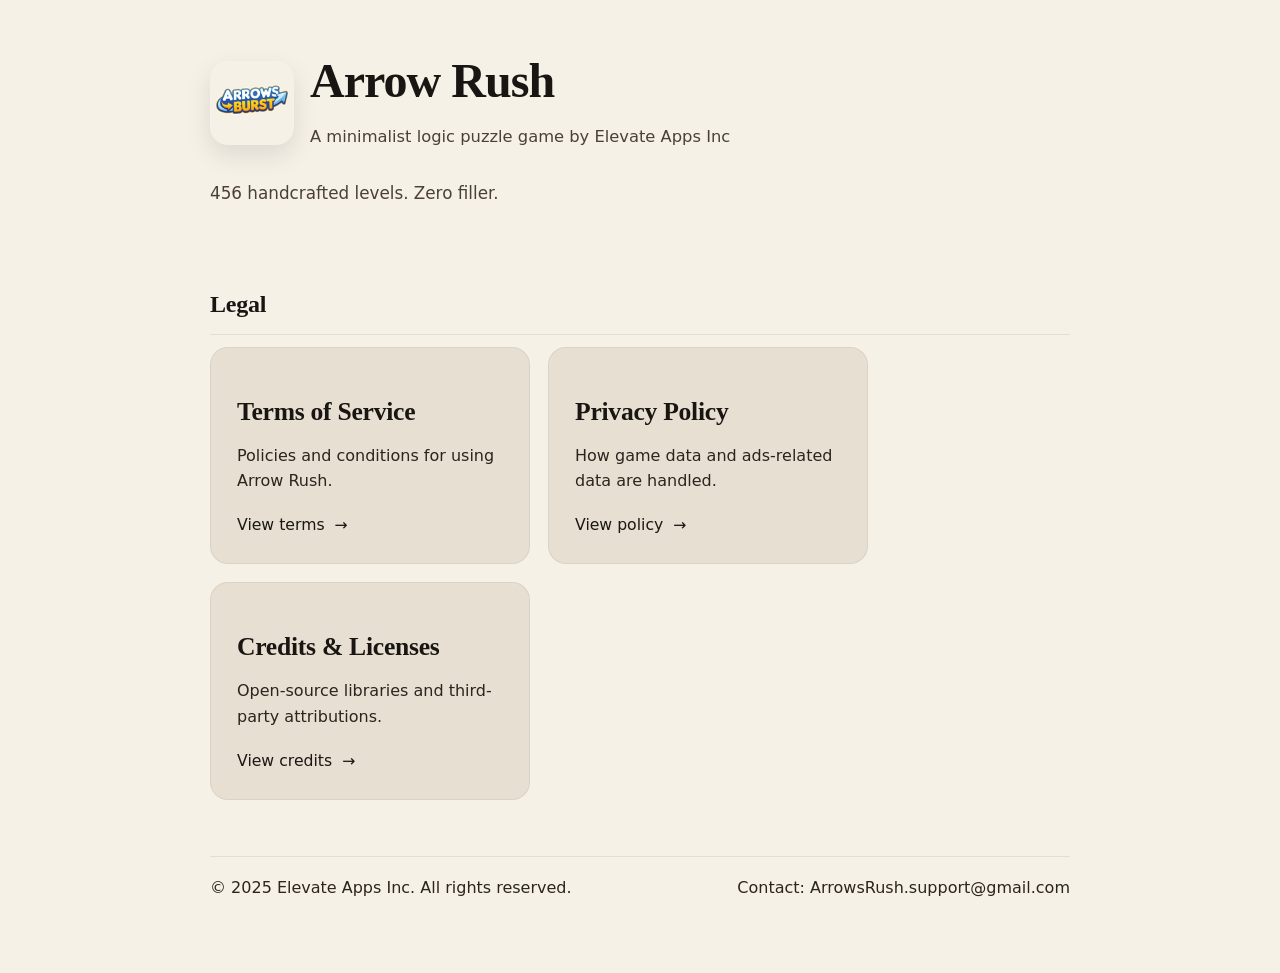
<file: index.html>
<!DOCTYPE html>
<html lang="en">
<head>
  <meta charset="UTF-8" />
  <meta name="viewport" content="width=device-width, initial-scale=1.0" />
  <title>Arrow Rush — Elevate Apps Inc</title>
  <link rel="stylesheet" href="theme.css" />
</head>
<body>
  <header>
    <div class="container">
      <div class="hero">
        <div class="hero-top">
          <img src="Assets/App%20Logo.png" alt="Arrow Rush Logo" class="logo" />
          <div class="hero-text">
            <h1>Arrow Rush</h1>
            <p>A minimalist logic puzzle game by Elevate Apps Inc</p>
          </div>
        </div>
        <p class="tagline">456 handcrafted levels. Zero filler.</p>
      </div>
    </div>
  </header>

  <div class="container">
    <h2 class="section-title">Legal</h2>

    <div class="cards">
      <a href="legal/terms.html" class="card">
        <h3>Terms of Service</h3>
        <p>Policies and conditions for using Arrow Rush.</p>
        <span class="card-cta">View terms <span aria-hidden="true">→</span></span>
      </a>
      <a href="legal/privacy.html" class="card">
        <h3>Privacy Policy</h3>
        <p>How game data and ads-related data are handled.</p>
        <span class="card-cta">View policy <span aria-hidden="true">→</span></span>
      </a>
      <a href="legal/credits.html" class="card">
        <h3>Credits &amp; Licenses</h3>
        <p>Open-source libraries and third-party attributions.</p>
        <span class="card-cta">View credits <span aria-hidden="true">→</span></span>
      </a>
    </div>
  </div>

  <footer>
    <div class="container">
      <div class="footer-inner">
        <p>© 2025 Elevate Apps Inc. All rights reserved.</p>
        <p>Contact: ArrowsRush.support@gmail.com</p>
      </div>
    </div>
  </footer>
</body>
</html>
</file>
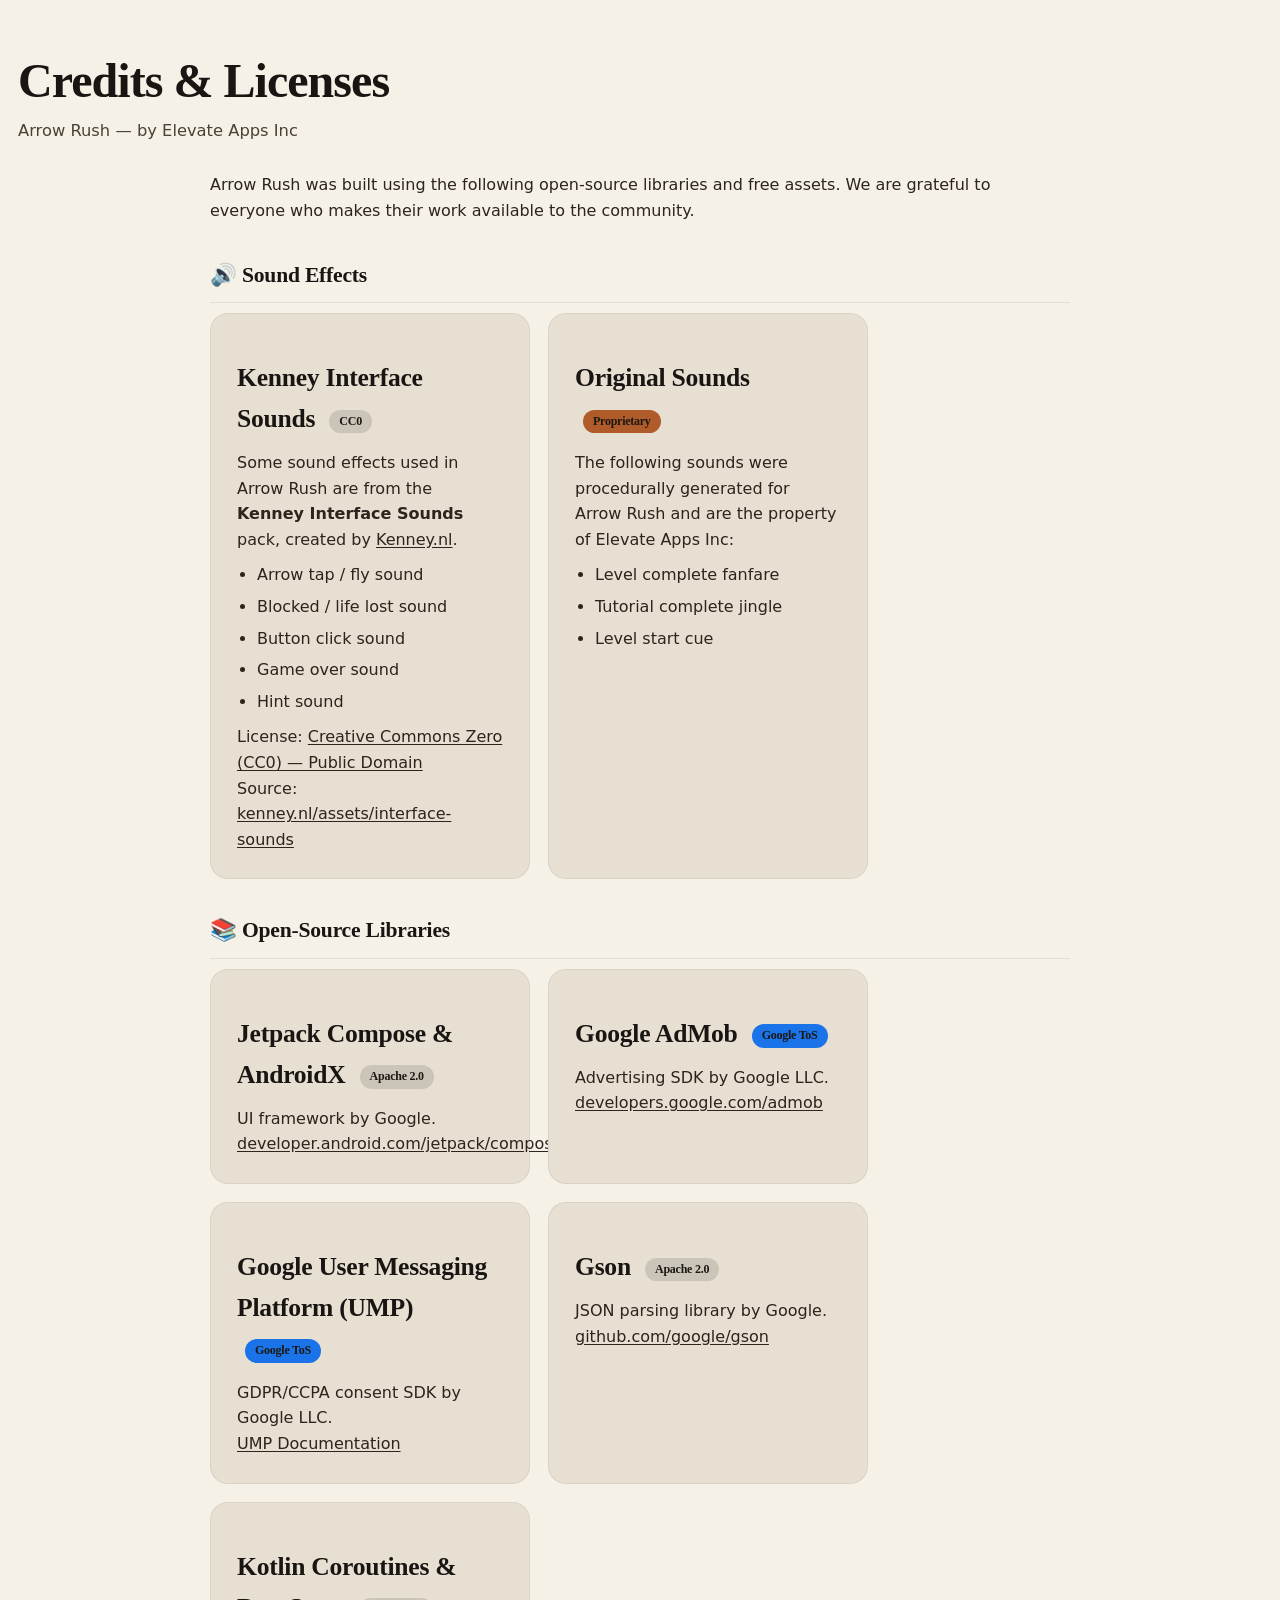
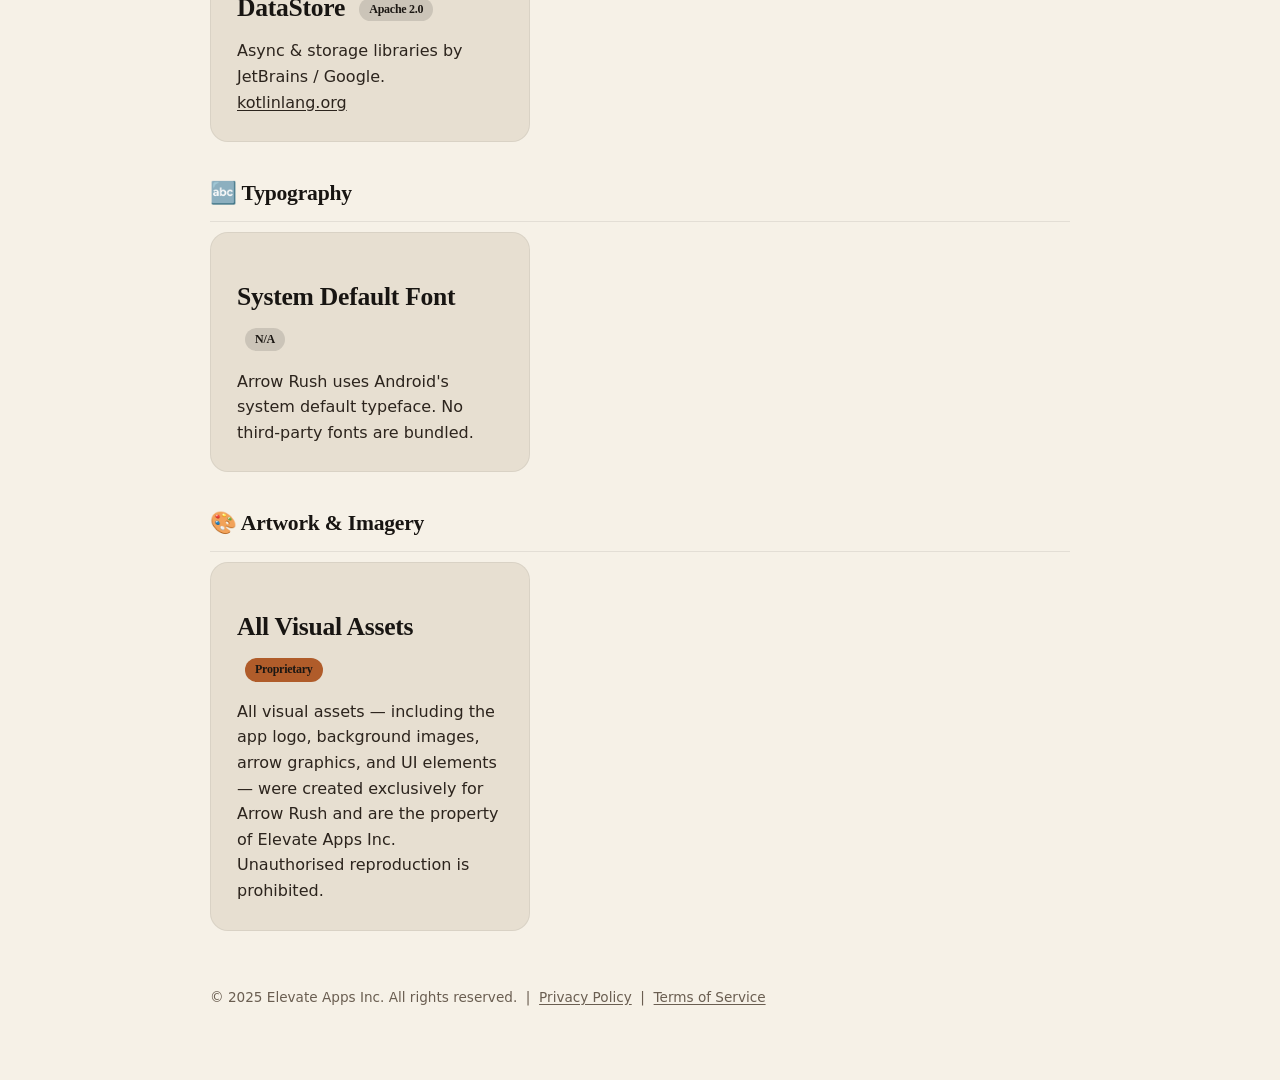
<file: legal/credits.html>
<!DOCTYPE html>
<html lang="en">
<head>
  <meta charset="UTF-8" />
  <meta name="viewport" content="width=device-width, initial-scale=1.0" />
  <title>Credits & Open Source — Arrow Rush</title>
  <link rel="stylesheet" href="../theme.css" />
</head>
<body>
  <header>
    <h1>Credits &amp; Licenses</h1>
    <p>Arrow Rush — by Elevate Apps Inc</p>
  </header>

  <div class="container">
    <p>
      Arrow Rush was built using the following open-source libraries and free assets.
      We are grateful to everyone who makes their work available to the community.
    </p>

    <!-- ── Sound Effects ─────────────────────────────────────────────── -->
    <h2>🔊 Sound Effects</h2>

    <div class="cards">
      <div class="card">
        <h3>Kenney Interface Sounds <span class="badge">CC0</span></h3>
        <p>
          Some sound effects used in Arrow Rush are from the
          <strong>Kenney Interface Sounds</strong> pack, created by
          <a href="https://www.kenney.nl" target="_blank">Kenney.nl</a>.
        </p>
        <ul>
          <li>Arrow tap / fly sound</li>
          <li>Blocked / life lost sound</li>
          <li>Button click sound</li>
          <li>Game over sound</li>
          <li>Hint sound</li>
        </ul>
        <p style="margin-top:10px;">
          License: <a href="https://creativecommons.org/publicdomain/zero/1.0/" target="_blank">
          Creative Commons Zero (CC0) — Public Domain</a><br/>
          Source: <a href="https://www.kenney.nl/assets/interface-sounds" target="_blank">
          kenney.nl/assets/interface-sounds</a>
        </p>
      </div>

      <div class="card">
        <h3>Original Sounds <span class="badge" style="background:#b05c2a;">Proprietary</span></h3>
        <p>
          The following sounds were procedurally generated for Arrow Rush and are
          the property of Elevate Apps Inc:
        </p>
        <ul>
          <li>Level complete fanfare</li>
          <li>Tutorial complete jingle</li>
          <li>Level start cue</li>
        </ul>
      </div>
    </div>

    <!-- ── Android Libraries ─────────────────────────────────────────── -->
    <h2>📚 Open-Source Libraries</h2>

    <div class="cards">
      <div class="card">
        <h3>Jetpack Compose &amp; AndroidX <span class="badge">Apache 2.0</span></h3>
        <p>
          UI framework by Google.<br/>
          <a href="https://developer.android.com/jetpack/compose" target="_blank">developer.android.com/jetpack/compose</a>
        </p>
      </div>

      <div class="card">
        <h3>Google AdMob <span class="badge" style="background:#1a73e8;">Google ToS</span></h3>
        <p>
          Advertising SDK by Google LLC.<br/>
          <a href="https://developers.google.com/admob" target="_blank">developers.google.com/admob</a>
        </p>
      </div>

      <div class="card">
        <h3>Google User Messaging Platform (UMP) <span class="badge" style="background:#1a73e8;">Google ToS</span></h3>
        <p>
          GDPR/CCPA consent SDK by Google LLC.<br/>
          <a href="https://developers.google.com/interactive-media-ads/docs/sdks/android/client-side/consent" target="_blank">
          UMP Documentation</a>
        </p>
      </div>

      <div class="card">
        <h3>Gson <span class="badge">Apache 2.0</span></h3>
        <p>
          JSON parsing library by Google.<br/>
          <a href="https://github.com/google/gson" target="_blank">github.com/google/gson</a>
        </p>
      </div>

      <div class="card">
        <h3>Kotlin Coroutines &amp; DataStore <span class="badge">Apache 2.0</span></h3>
        <p>
          Async &amp; storage libraries by JetBrains / Google.<br/>
          <a href="https://kotlinlang.org/docs/coroutines-overview.html" target="_blank">kotlinlang.org</a>
        </p>
      </div>
    </div>

    <!-- ── Fonts / Type ──────────────────────────────────────────────── -->
    <h2>🔤 Typography</h2>
    <div class="cards">
      <div class="card">
        <h3>System Default Font <span class="badge">N/A</span></h3>
        <p>Arrow Rush uses Android's system default typeface. No third-party fonts are bundled.</p>
      </div>
    </div>

    <!-- ── Imagery ───────────────────────────────────────────────────── -->
    <h2>🎨 Artwork &amp; Imagery</h2>
    <div class="cards">
      <div class="card">
        <h3>All Visual Assets <span class="badge" style="background:#b05c2a;">Proprietary</span></h3>
        <p>
          All visual assets — including the app logo, background images, arrow graphics,
          and UI elements — were created exclusively for Arrow Rush and are the
          property of Elevate Apps Inc. Unauthorised reproduction is prohibited.
        </p>
      </div>
    </div>

    <footer>
      &copy; 2025 Elevate Apps Inc. All rights reserved. &nbsp;|&nbsp;
      <a href="privacy.html">Privacy Policy</a> &nbsp;|&nbsp;
      <a href="terms.html">Terms of Service</a>
    </footer>
  </div>
</body>
</html>
</file>
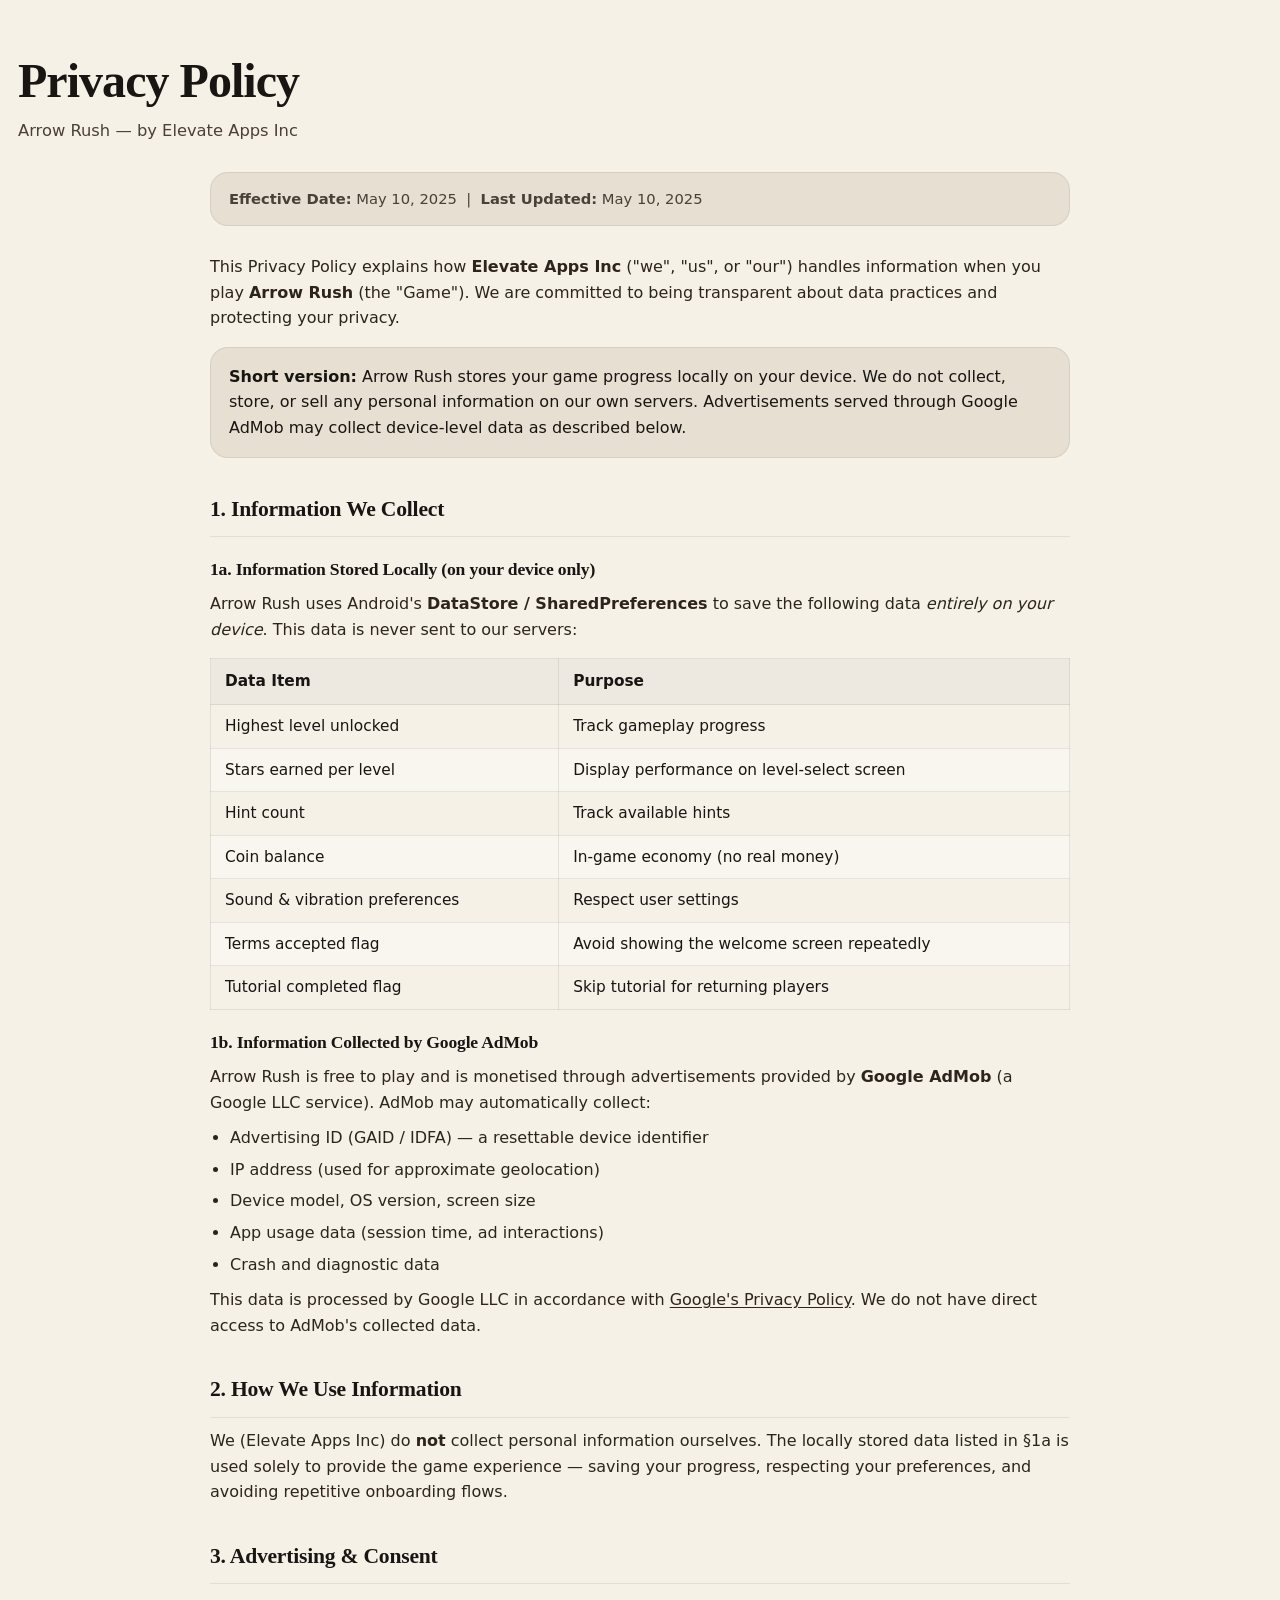
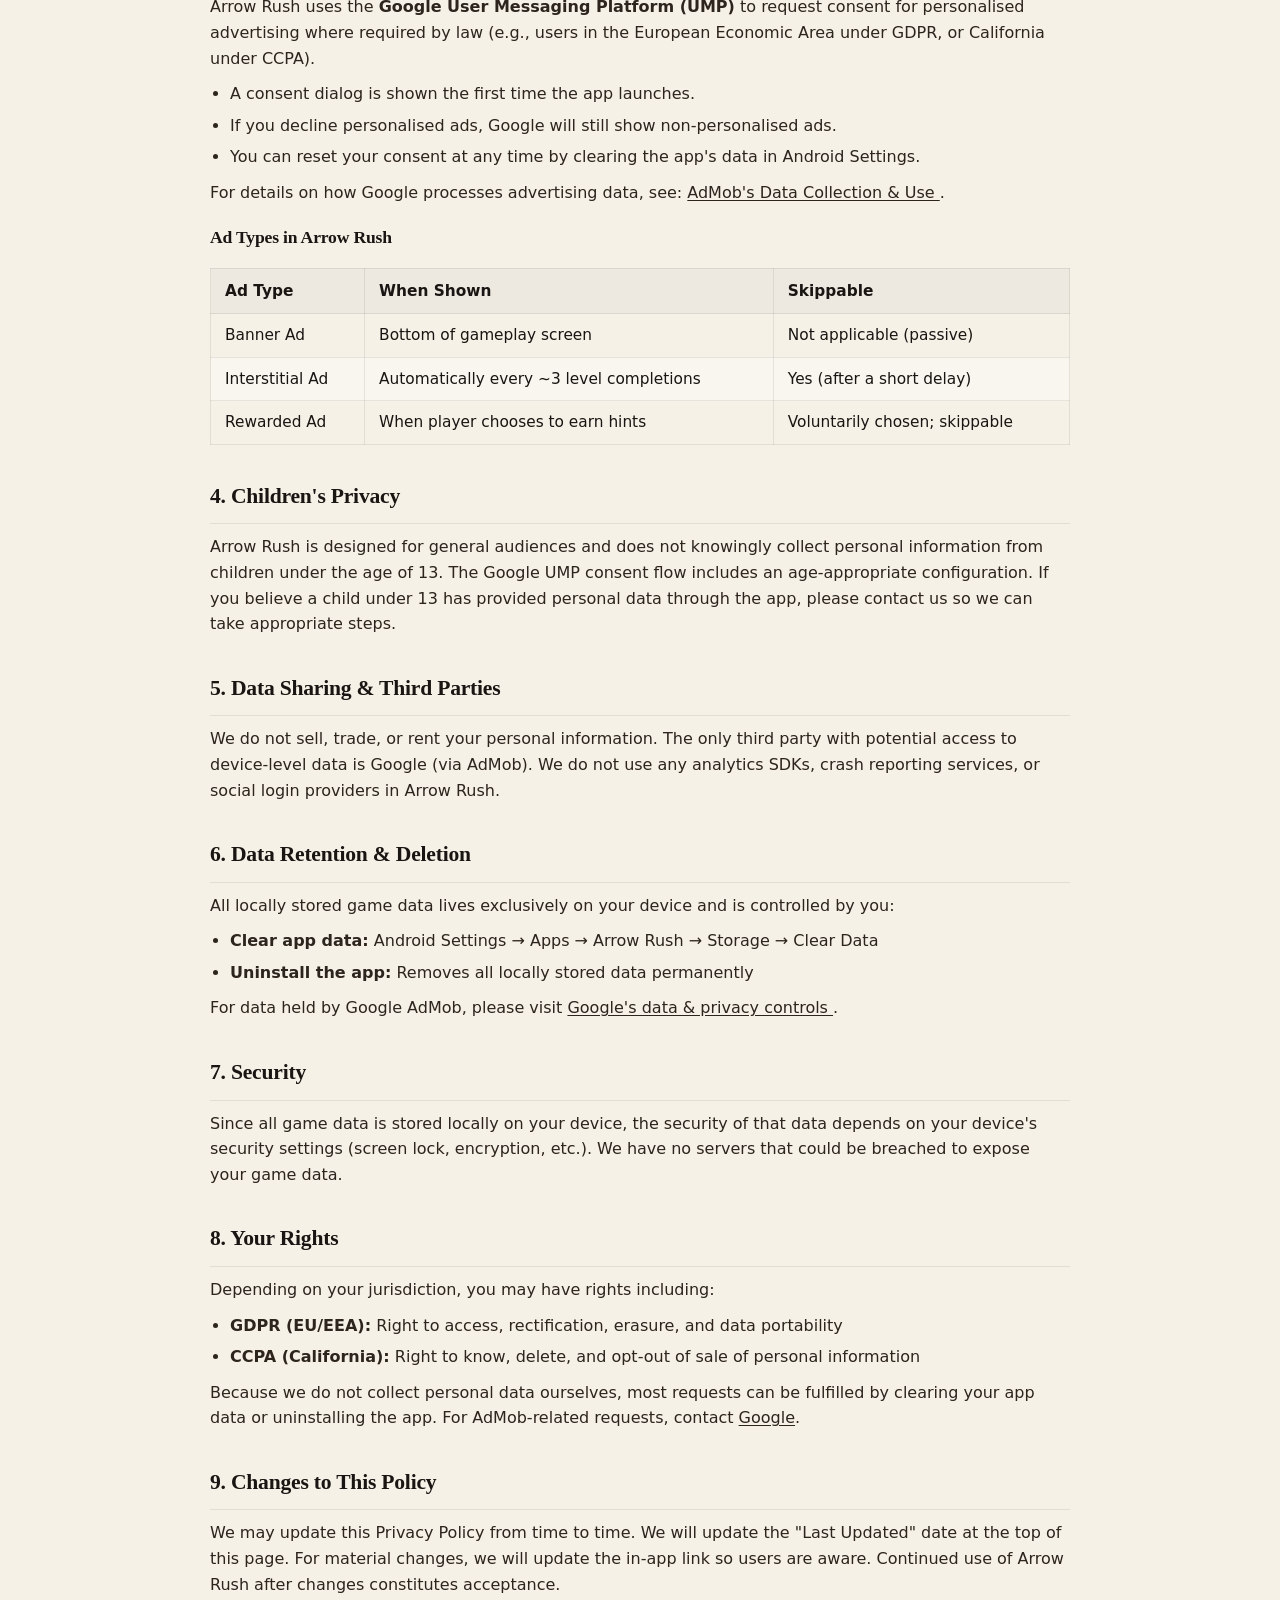
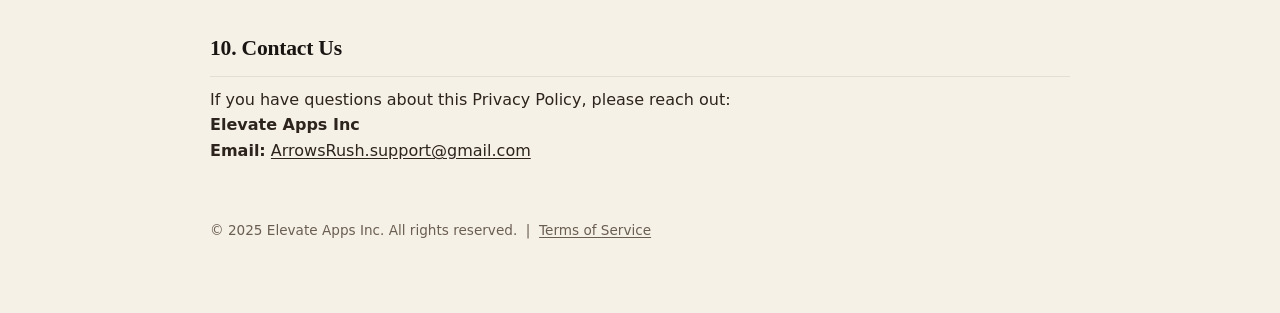
<file: legal/privacy.html>
<!DOCTYPE html>
<html lang="en">
<head>
  <meta charset="UTF-8" />
  <meta name="viewport" content="width=device-width, initial-scale=1.0" />
  <title>Privacy Policy — Arrow Rush</title>
  <link rel="stylesheet" href="../theme.css" />
</head>
<body>
  <header>
    <h1>Privacy Policy</h1>
    <p>Arrow Rush — by Elevate Apps Inc</p>
  </header>

  <div class="container">
    <div class="effective">
      <strong>Effective Date:</strong> May 10, 2025 &nbsp;|&nbsp;
      <strong>Last Updated:</strong> May 10, 2025
    </div>

    <p>
      This Privacy Policy explains how <strong>Elevate Apps Inc</strong> ("we", "us", or "our")
      handles information when you play <strong>Arrow Rush</strong> (the "Game"). We are committed
      to being transparent about data practices and protecting your privacy.
    </p>

    <div class="highlight-box">
      <strong>Short version:</strong> Arrow Rush stores your game progress locally on your device.
      We do not collect, store, or sell any personal information on our own servers.
      Advertisements served through Google AdMob may collect device-level data as described below.
    </div>

    <!-- ── 1 ─────────────────────────────────────────────────────────────── -->
    <h2>1. Information We Collect</h2>

    <h3>1a. Information Stored Locally (on your device only)</h3>
    <p>
      Arrow Rush uses Android's <strong>DataStore / SharedPreferences</strong> to save the
      following data <em>entirely on your device</em>. This data is never sent to our servers:
    </p>
    <table>
      <thead>
        <tr>
          <th>Data Item</th>
          <th>Purpose</th>
        </tr>
      </thead>
      <tbody>
        <tr><td>Highest level unlocked</td><td>Track gameplay progress</td></tr>
        <tr><td>Stars earned per level</td><td>Display performance on level-select screen</td></tr>
        <tr><td>Hint count</td><td>Track available hints</td></tr>
        <tr><td>Coin balance</td><td>In-game economy (no real money)</td></tr>
        <tr><td>Sound &amp; vibration preferences</td><td>Respect user settings</td></tr>
        <tr><td>Terms accepted flag</td><td>Avoid showing the welcome screen repeatedly</td></tr>
        <tr><td>Tutorial completed flag</td><td>Skip tutorial for returning players</td></tr>
      </tbody>
    </table>

    <h3>1b. Information Collected by Google AdMob</h3>
    <p>
      Arrow Rush is free to play and is monetised through advertisements provided by
      <strong>Google AdMob</strong> (a Google LLC service). AdMob may automatically collect:
    </p>
    <ul>
      <li>Advertising ID (GAID / IDFA) — a resettable device identifier</li>
      <li>IP address (used for approximate geolocation)</li>
      <li>Device model, OS version, screen size</li>
      <li>App usage data (session time, ad interactions)</li>
      <li>Crash and diagnostic data</li>
    </ul>
    <p>
      This data is processed by Google LLC in accordance with
      <a href="https://policies.google.com/privacy" target="_blank">Google's Privacy Policy</a>.
      We do not have direct access to AdMob's collected data.
    </p>

    <!-- ── 2 ─────────────────────────────────────────────────────────────── -->
    <h2>2. How We Use Information</h2>
    <p>We (Elevate Apps Inc) do <strong>not</strong> collect personal information ourselves.
      The locally stored data listed in §1a is used solely to provide the game experience —
      saving your progress, respecting your preferences, and avoiding repetitive onboarding flows.
    </p>

    <!-- ── 3 ─────────────────────────────────────────────────────────────── -->
    <h2>3. Advertising &amp; Consent</h2>
    <p>
      Arrow Rush uses the <strong>Google User Messaging Platform (UMP)</strong> to request
      consent for personalised advertising where required by law (e.g., users in the
      European Economic Area under GDPR, or California under CCPA).
    </p>
    <ul>
      <li>A consent dialog is shown the first time the app launches.</li>
      <li>If you decline personalised ads, Google will still show non-personalised ads.</li>
      <li>You can reset your consent at any time by clearing the app's data in Android Settings.</li>
    </ul>
    <p>
      For details on how Google processes advertising data, see:
      <a href="https://support.google.com/admob/answer/6128543" target="_blank">
        AdMob's Data Collection &amp; Use
      </a>.
    </p>

    <h3>Ad Types in Arrow Rush</h3>
    <table>
      <thead>
        <tr><th>Ad Type</th><th>When Shown</th><th>Skippable</th></tr>
      </thead>
      <tbody>
        <tr>
          <td>Banner Ad</td>
          <td>Bottom of gameplay screen</td>
          <td>Not applicable (passive)</td>
        </tr>
        <tr>
          <td>Interstitial Ad</td>
          <td>Automatically every ~3 level completions</td>
          <td>Yes (after a short delay)</td>
        </tr>
        <tr>
          <td>Rewarded Ad</td>
          <td>When player chooses to earn hints</td>
          <td>Voluntarily chosen; skippable</td>
        </tr>
      </tbody>
    </table>

    <!-- ── 4 ─────────────────────────────────────────────────────────────── -->
    <h2>4. Children's Privacy</h2>
    <p>
      Arrow Rush is designed for general audiences and does not knowingly collect personal
      information from children under the age of 13. The Google UMP consent flow includes
      an age-appropriate configuration. If you believe a child under 13 has provided personal
      data through the app, please contact us so we can take appropriate steps.
    </p>

    <!-- ── 5 ─────────────────────────────────────────────────────────────── -->
    <h2>5. Data Sharing &amp; Third Parties</h2>
    <p>We do not sell, trade, or rent your personal information. The only third party with
      potential access to device-level data is Google (via AdMob). We do not use any
      analytics SDKs, crash reporting services, or social login providers in Arrow Rush.
    </p>

    <!-- ── 6 ─────────────────────────────────────────────────────────────── -->
    <h2>6. Data Retention &amp; Deletion</h2>
    <p>
      All locally stored game data lives exclusively on your device and is controlled by you:
    </p>
    <ul>
      <li><strong>Clear app data:</strong> Android Settings → Apps → Arrow Rush → Storage → Clear Data</li>
      <li><strong>Uninstall the app:</strong> Removes all locally stored data permanently</li>
    </ul>
    <p>
      For data held by Google AdMob, please visit
      <a href="https://myaccount.google.com/data-and-privacy" target="_blank">
        Google's data &amp; privacy controls
      </a>.
    </p>

    <!-- ── 7 ─────────────────────────────────────────────────────────────── -->
    <h2>7. Security</h2>
    <p>
      Since all game data is stored locally on your device, the security of that data depends
      on your device's security settings (screen lock, encryption, etc.). We have no servers
      that could be breached to expose your game data.
    </p>

    <!-- ── 8 ─────────────────────────────────────────────────────────────── -->
    <h2>8. Your Rights</h2>
    <p>Depending on your jurisdiction, you may have rights including:</p>
    <ul>
      <li><strong>GDPR (EU/EEA):</strong> Right to access, rectification, erasure, and data portability</li>
      <li><strong>CCPA (California):</strong> Right to know, delete, and opt-out of sale of personal information</li>
    </ul>
    <p>
      Because we do not collect personal data ourselves, most requests can be fulfilled by
      clearing your app data or uninstalling the app. For AdMob-related requests, contact
      <a href="https://support.google.com/policies/troubleshooter/7575787" target="_blank">Google</a>.
    </p>

    <!-- ── 9 ─────────────────────────────────────────────────────────────── -->
    <h2>9. Changes to This Policy</h2>
    <p>
      We may update this Privacy Policy from time to time. We will update the "Last Updated"
      date at the top of this page. For material changes, we will update the in-app link so
      users are aware. Continued use of Arrow Rush after changes constitutes acceptance.
    </p>

    <!-- ── 10 ─────────────────────────────────────────────────────────────── -->
    <h2>10. Contact Us</h2>
    <p>
      If you have questions about this Privacy Policy, please reach out:<br />
      <strong>Elevate Apps Inc</strong><br />
      <strong>Email:</strong>
      <a href="mailto:ArrowsRush.support@gmail.com">ArrowsRush.support@gmail.com</a>
    </p>

    <footer>
      &copy; 2025 Elevate Apps Inc. All rights reserved. &nbsp;|&nbsp;
      <a href="terms.html">Terms of Service</a>
    </footer>
  </div>
</body>
</html>
</file>
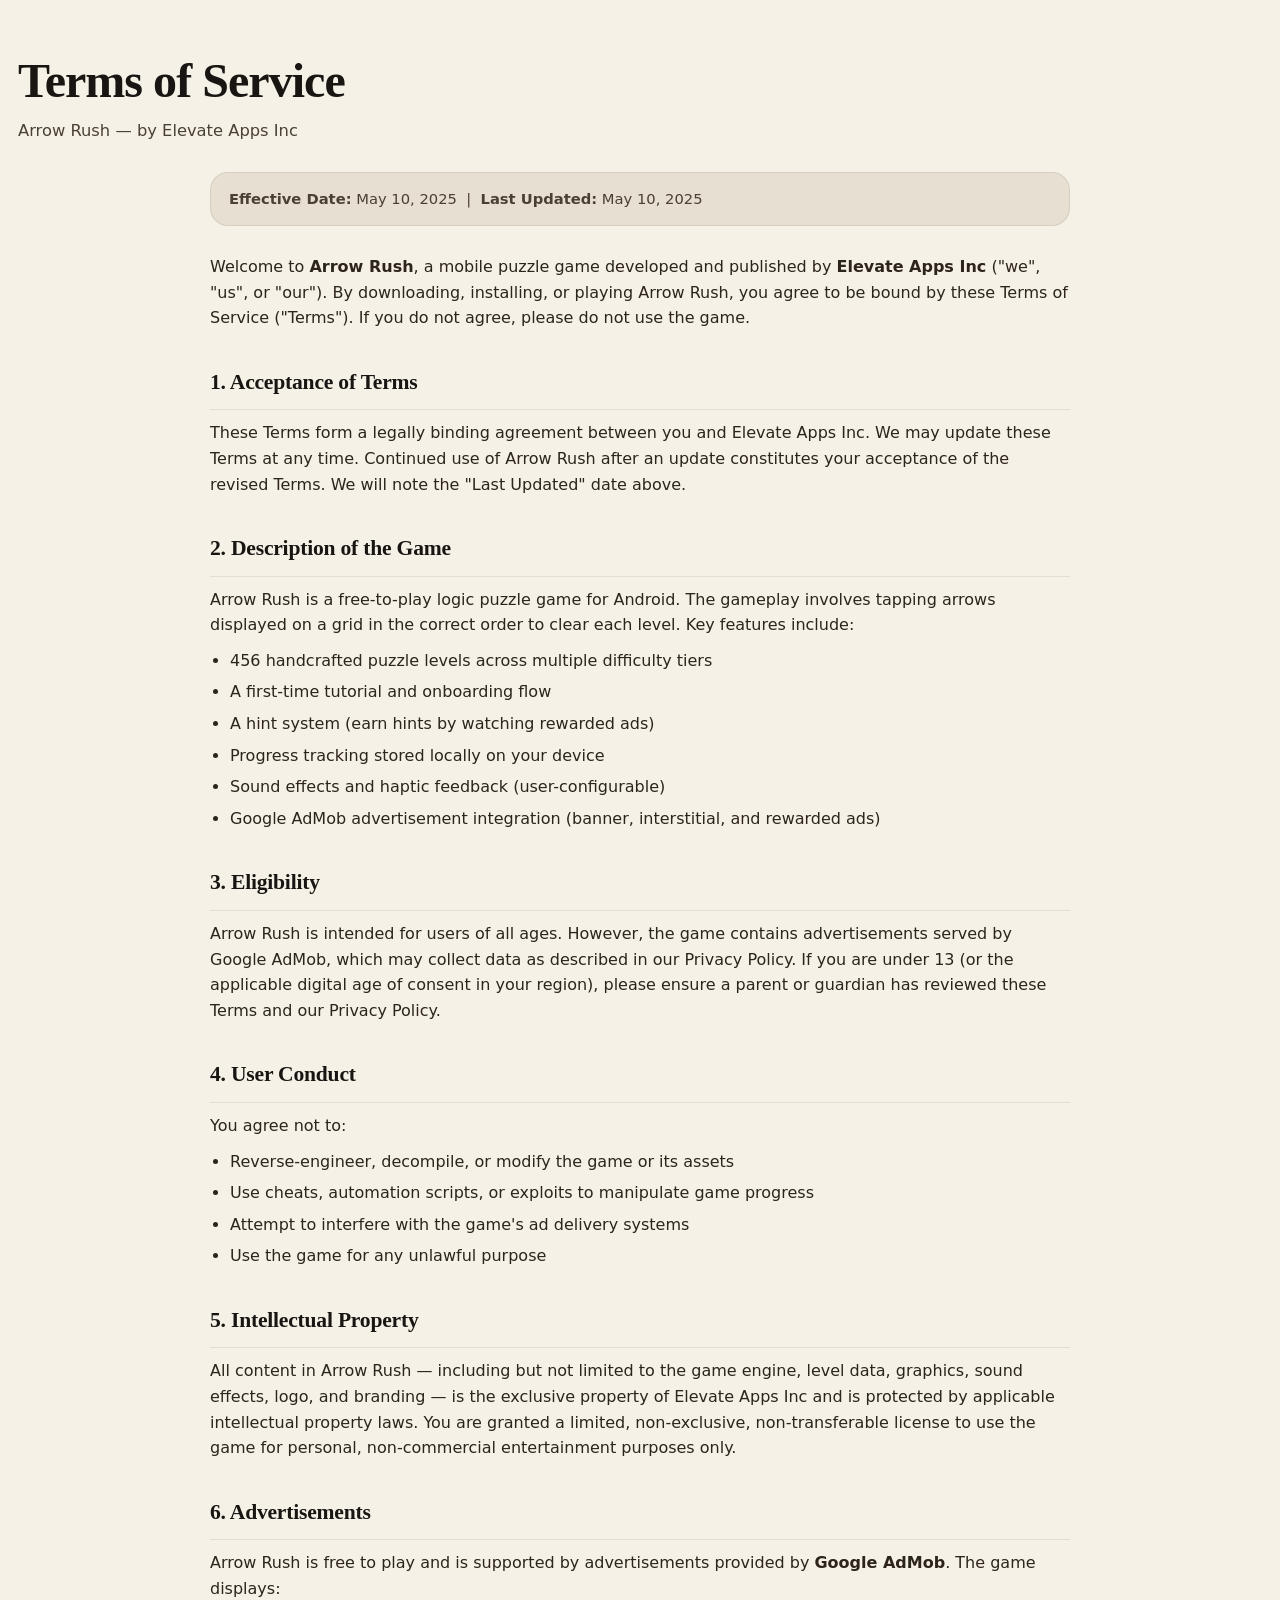
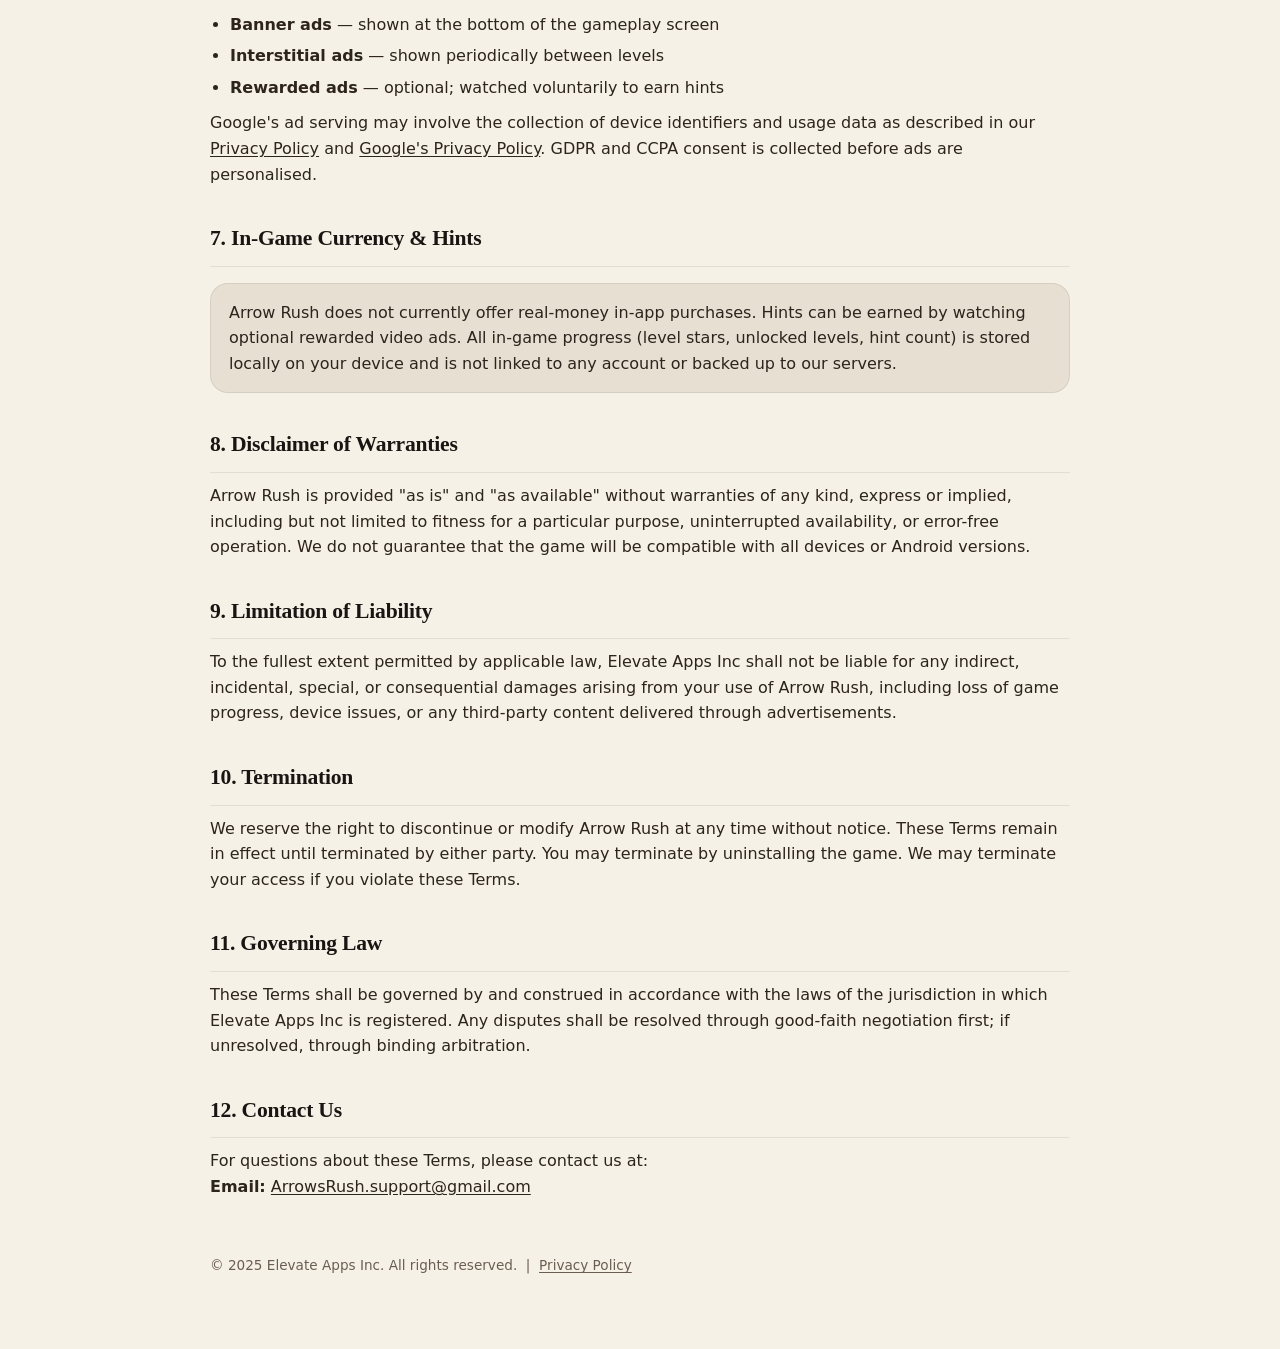
<file: legal/terms.html>
<!DOCTYPE html>
<html lang="en">
<head>
  <meta charset="UTF-8" />
  <meta name="viewport" content="width=device-width, initial-scale=1.0" />
  <title>Terms of Service — Arrow Rush</title>
  <link rel="stylesheet" href="../theme.css" />
</head>
<body>
  <header>
    <h1>Terms of Service</h1>
    <p>Arrow Rush — by Elevate Apps Inc</p>
  </header>

  <div class="container">
    <div class="effective">
      <strong>Effective Date:</strong> May 10, 2025 &nbsp;|&nbsp;
      <strong>Last Updated:</strong> May 10, 2025
    </div>

    <p>
      Welcome to <strong>Arrow Rush</strong>, a mobile puzzle game developed and published by
      <strong>Elevate Apps Inc</strong> ("we", "us", or "our"). By downloading, installing, or
      playing Arrow Rush, you agree to be bound by these Terms of Service ("Terms").
      If you do not agree, please do not use the game.
    </p>

    <h2>1. Acceptance of Terms</h2>
    <p>
      These Terms form a legally binding agreement between you and Elevate Apps Inc.
      We may update these Terms at any time. Continued use of Arrow Rush after an update
      constitutes your acceptance of the revised Terms. We will note the "Last Updated" date above.
    </p>

    <h2>2. Description of the Game</h2>
    <p>
      Arrow Rush is a free-to-play logic puzzle game for Android. The gameplay involves tapping
      arrows displayed on a grid in the correct order to clear each level. Key features include:
    </p>
    <ul>
      <li>456 handcrafted puzzle levels across multiple difficulty tiers</li>
      <li>A first-time tutorial and onboarding flow</li>
      <li>A hint system (earn hints by watching rewarded ads)</li>
      <li>Progress tracking stored locally on your device</li>
      <li>Sound effects and haptic feedback (user-configurable)</li>
      <li>Google AdMob advertisement integration (banner, interstitial, and rewarded ads)</li>
    </ul>

    <h2>3. Eligibility</h2>
    <p>
      Arrow Rush is intended for users of all ages. However, the game contains advertisements
      served by Google AdMob, which may collect data as described in our Privacy Policy.
      If you are under 13 (or the applicable digital age of consent in your region), please
      ensure a parent or guardian has reviewed these Terms and our Privacy Policy.
    </p>

    <h2>4. User Conduct</h2>
    <p>You agree not to:</p>
    <ul>
      <li>Reverse-engineer, decompile, or modify the game or its assets</li>
      <li>Use cheats, automation scripts, or exploits to manipulate game progress</li>
      <li>Attempt to interfere with the game's ad delivery systems</li>
      <li>Use the game for any unlawful purpose</li>
    </ul>

    <h2>5. Intellectual Property</h2>
    <p>
      All content in Arrow Rush — including but not limited to the game engine, level data,
      graphics, sound effects, logo, and branding — is the exclusive property of Elevate Apps Inc
      and is protected by applicable intellectual property laws. You are granted a limited,
      non-exclusive, non-transferable license to use the game for personal, non-commercial
      entertainment purposes only.
    </p>

    <h2>6. Advertisements</h2>
    <p>
      Arrow Rush is free to play and is supported by advertisements provided by
      <strong>Google AdMob</strong>. The game displays:
    </p>
    <ul>
      <li><strong>Banner ads</strong> — shown at the bottom of the gameplay screen</li>
      <li><strong>Interstitial ads</strong> — shown periodically between levels</li>
      <li><strong>Rewarded ads</strong> — optional; watched voluntarily to earn hints</li>
    </ul>
    <p>
      Google's ad serving may involve the collection of device identifiers and usage data as
      described in our <a href="privacy.html">Privacy Policy</a> and
      <a href="https://policies.google.com/privacy" target="_blank">Google's Privacy Policy</a>.
      GDPR and CCPA consent is collected before ads are personalised.
    </p>

    <h2>7. In-Game Currency &amp; Hints</h2>
    <div class="highlight-box">
      <p>
        Arrow Rush does not currently offer real-money in-app purchases. Hints can be
        earned by watching optional rewarded video ads. All in-game progress (level stars,
        unlocked levels, hint count) is stored locally on your device and is not linked to
        any account or backed up to our servers.
      </p>
    </div>

    <h2>8. Disclaimer of Warranties</h2>
    <p>
      Arrow Rush is provided "as is" and "as available" without warranties of any kind,
      express or implied, including but not limited to fitness for a particular purpose,
      uninterrupted availability, or error-free operation. We do not guarantee that the
      game will be compatible with all devices or Android versions.
    </p>

    <h2>9. Limitation of Liability</h2>
    <p>
      To the fullest extent permitted by applicable law, Elevate Apps Inc shall not be
      liable for any indirect, incidental, special, or consequential damages arising from
      your use of Arrow Rush, including loss of game progress, device issues, or any
      third-party content delivered through advertisements.
    </p>

    <h2>10. Termination</h2>
    <p>
      We reserve the right to discontinue or modify Arrow Rush at any time without notice.
      These Terms remain in effect until terminated by either party. You may terminate by
      uninstalling the game. We may terminate your access if you violate these Terms.
    </p>

    <h2>11. Governing Law</h2>
    <p>
      These Terms shall be governed by and construed in accordance with the laws of the
      jurisdiction in which Elevate Apps Inc is registered. Any disputes shall be resolved
      through good-faith negotiation first; if unresolved, through binding arbitration.
    </p>

    <h2>12. Contact Us</h2>
    <p>
      For questions about these Terms, please contact us at:<br />
      <strong>Email:</strong>
      <a href="mailto:ArrowsRush.support@gmail.com">ArrowsRush.support@gmail.com</a>
    </p>

    <footer>
      &copy; 2025 Elevate Apps Inc. All rights reserved. &nbsp;|&nbsp;
      <a href="privacy.html">Privacy Policy</a>
    </footer>
  </div>
</body>
</html>
</file>
<file: theme.css>
*, *::before, *::after { box-sizing: border-box; margin: 0; padding: 0; }

:root {
  --bg: #f6f1e7;
  --text: #181512;
  --muted: #4a4036;
  --muted-2: #6a5e51;
  --surface: #e7dfd1;
  --surface-hover: #ebe4d8;
  --border: rgba(0, 0, 0, 0.08);
  --border-2: rgba(0, 0, 0, 0.06);
  --shadow: 0 16px 34px rgba(0, 0, 0, 0.10);
  --shadow-soft: 0 10px 26px rgba(0, 0, 0, 0.10);
  --radius: 18px;
  --radius-sm: 12px;
  --serif: ui-serif, Georgia, Cambria, "Times New Roman", Times, serif;
  --sans: ui-sans-serif, system-ui, -apple-system, BlinkMacSystemFont, "Segoe UI", Roboto, Helvetica, Arial, sans-serif;
}

body {
  font-family: var(--sans);
  background: var(--bg);
  color: var(--text);
  line-height: 1.6;
  padding: 0 18px 72px;
}

.container {
  max-width: 860px;
  margin: 0 auto;
}

a {
  color: inherit;
  text-decoration: underline;
  text-underline-offset: 2px;
}

header {
  padding: 56px 0 28px;
}

header h1 {
  font-family: var(--serif);
  font-size: 3rem;
  font-weight: 600;
  letter-spacing: -0.02em;
  line-height: 1.05;
}

header p {
  margin-top: 12px;
  font-size: 1.02rem;
  color: var(--muted);
}

.hero {
  display: flex;
  flex-direction: column;
  gap: 18px;
  padding: 0 0 28px;
}

.hero-top {
  display: flex;
  align-items: center;
  gap: 16px;
}

.hero-text {
  display: flex;
  flex-direction: column;
  gap: 6px;
}

.logo {
  width: 84px;
  height: auto;
  border-radius: 18px;
  box-shadow: var(--shadow-soft);
}

.tagline {
  font-size: 1.05rem;
  color: var(--muted);
}

.section-title {
  font-family: var(--serif);
  font-size: 1.5rem;
  font-weight: 600;
  margin-top: 22px;
  margin-bottom: 12px;
  letter-spacing: -0.01em;
}

.cards {
  display: flex;
  flex-wrap: wrap;
  gap: 18px;
}

.card {
  background: var(--surface);
  border: 1px solid var(--border-2);
  border-radius: var(--radius);
  padding: 26px 26px;
  width: 320px;
  text-decoration: none;
  color: inherit;
  transition: transform 0.18s ease, box-shadow 0.18s ease, background 0.18s ease;
}

.card:hover {
  transform: translateY(-3px);
  box-shadow: var(--shadow);
  background: var(--surface-hover);
}

.card h3 {
  font-family: var(--serif);
  font-size: 1.6rem;
  font-weight: 600;
  margin-bottom: 10px;
  letter-spacing: -0.01em;
}

.card p {
  font-size: 1rem;
  color: #2c241d;
}

.card-cta {
  margin-top: 18px;
  display: inline-flex;
  align-items: center;
  gap: 10px;
  font-size: 0.98rem;
  color: #1b1713;
  text-decoration: none;
}

/* Legal pages */

.effective {
  background: var(--surface);
  border: 1px solid var(--border);
  border-radius: var(--radius);
  padding: 14px 18px;
  font-size: 0.92rem;
  color: var(--muted);
  margin-bottom: 28px;
}

h2 {
  font-family: var(--serif);
  font-size: 1.35rem;
  font-weight: 600;
  margin: 34px 0 10px;
  padding-bottom: 10px;
  border-bottom: 1px solid var(--border);
  letter-spacing: -0.01em;
}

h3 {
  font-family: var(--serif);
  font-size: 1.1rem;
  font-weight: 600;
  margin: 18px 0 8px;
  letter-spacing: -0.01em;
}

p, li {
  font-size: 1rem;
  color: #2c241d;
}

ul {
  padding-left: 20px;
  margin: 10px 0;
}

li { margin-bottom: 6px; }

.highlight-box {
  background: var(--surface);
  border: 1px solid var(--border);
  border-radius: var(--radius);
  padding: 16px 18px;
  margin: 16px 0;
}

table {
  width: 100%;
  border-collapse: collapse;
  margin: 16px 0;
  font-size: 0.96rem;
}

table th {
  background: rgba(0, 0, 0, 0.03);
  text-align: left;
  font-weight: 600;
  padding: 10px 14px;
  border: 1px solid var(--border);
}

table td {
  padding: 9px 14px;
  border: 1px solid var(--border);
  vertical-align: top;
}

tr:nth-child(even) td { background: rgba(255, 255, 255, 0.35); }

.badge {
  display: inline-block;
  background: rgba(0, 0, 0, 0.12);
  color: #1b1713;
  font-size: 0.75rem;
  font-weight: 700;
  padding: 2px 10px;
  border-radius: 20px;
  margin-left: 8px;
  vertical-align: middle;
}

footer {
  font-size: 0.85rem;
  color: var(--muted-2);
  margin-top: 56px;
}

.footer-inner {
  display: flex;
  justify-content: space-between;
  gap: 18px;
  flex-wrap: wrap;
  padding-top: 18px;
  border-top: 1px solid var(--border);
}

@media (max-width: 820px) {
  header { padding: 44px 0 22px; }
  header h1 { font-size: 2.5rem; }
  .card { width: 100%; }
}
</file>
